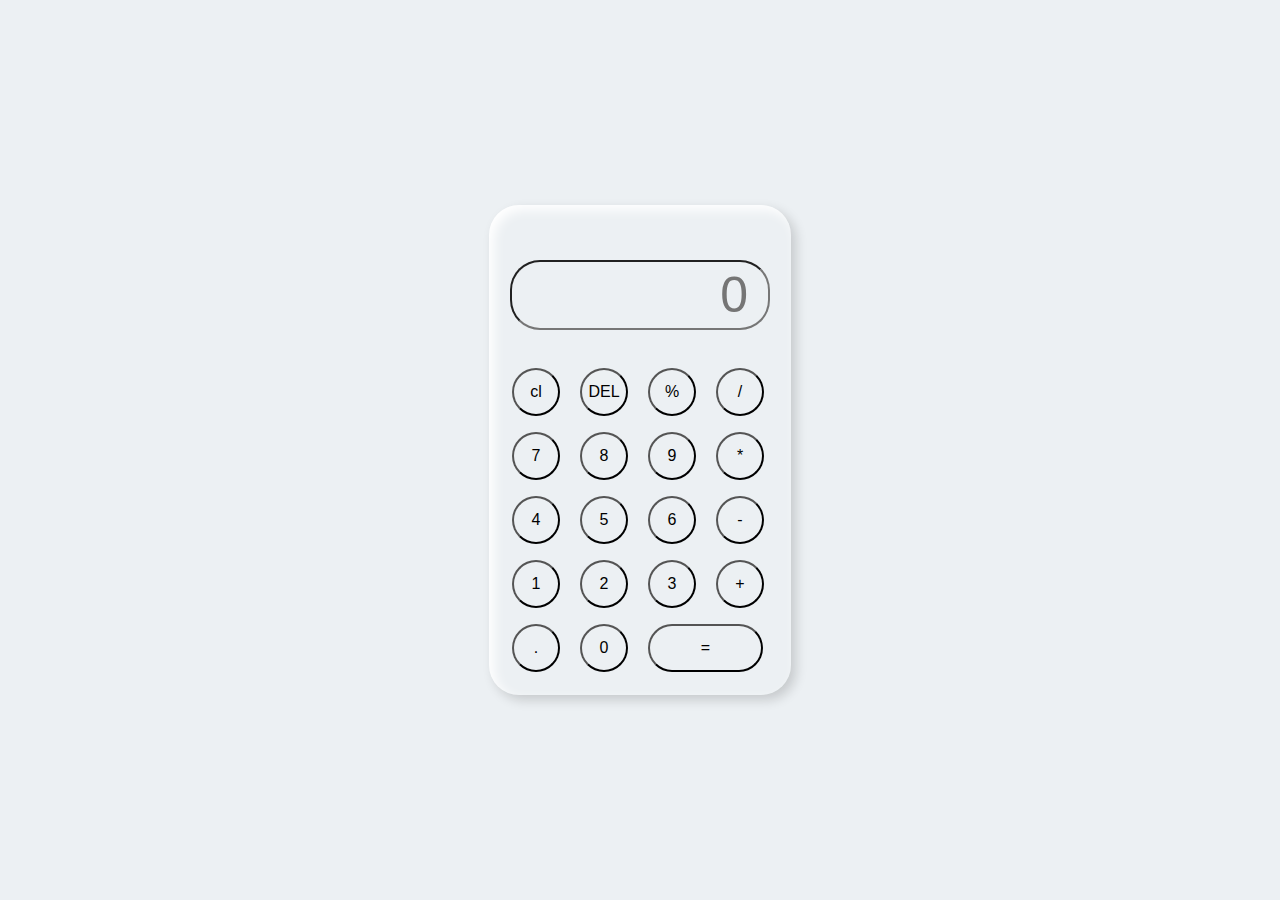
<file: calculator project/intex.html>
<!DOCTYPE html>
<html lang="en">
<head>
<meta charset="utf-8">
<meta http-equiv="x-UA_compatible" content="IE=edge">
<meta name="viewport" content="width=device-width,initial-scale=1.0">
<link rel="stylesheet" href="style.css">
<title>Calculator</title>
</head>
<body>
<div class="container">
    <div class="calculator">
        <input type="text" placeholder="0" id="output-screen">
        <button onclick="clr()">cl</button>
        <button onclick="del()">DEL</button>
        <button onclick="display('%')">%</button>
        <button onclick="display('/')">/</button>
        <button onclick="display('7')">7</button>
        <button onclick="display('8')">8</button>
        <button onclick="display('9')">9</button>
        <button onclick="display('*')">*</button>
        <button onclick="display('4')">4</button>
        <button onclick="display('5')">5</button>
        <button onclick="display('6')">6</button>
        <button onclick="display('-')">-</button>
        <button onclick="display('1')">1</button>
        <button onclick="display('2')">2</button>
        <button onclick="display('3')">3</button>
        <button onclick="display('+')">+</button>
         <button onclick="display('.')">.</button>
        <button onclick="display('0')">0</button>
        <button onclick="Calculate('')" class="equal">=</button>
</div>
</div>
<script>
let outputScreen = document.getElementById("output-screen");

function display(num){
    outputScreen.value += num;
}
function Calculate(){
    try{
        outputScreen.value = eval(outputScreen.value);
    }
catch(err)
{
    alert("Invalid")
}
}
function clr() {
    outputScreen.value= ("");
}
function del(){
    outputScreen.value = outputScreen.value.slice(0,-1);
}
</script>
</body>
</html>
</file>
<file: calculator project/style.css>
*{
    margin: 0;
    padding: 0;
    box-sizing: border-box;
    background-color: #ecf0f3;
    font-family: sans-serif;
    outline: none;
}
.container{
    height: 100vh;
    display: flex;
    justify-content: center;
    align-items: center;
}
.calculator{
    background-color: #ecf0f3;
    padding: 15px;
    border-radius: 30px;
    box-shadow: inset 5px 5px 12px #ffffff,
                      5px 5px 12px rgba(0,0,0,.16);
         display:grid;
                      grid-template-columns: repeat(4,68px);      
}
input{
    grid-column: span 4;
    height: 70px;
    width: 260px;
    background-color: #ecf0f3;
    box-shadow: inset -5px  -5px  -12px  #ffffff,
                inset 5px   5px   12px rgba(0,0,0,.16);
                
                border-radius: 30px;
                color: rgb(70, 70, 70);
                font-size: 50px;
                text-align: end;
                margin: auto;
                margin-top: 40px;
                margin-bottom: 30px;
                padding: 20px;
}
button{
    height: 48px; 
    width: 48px;
    background-color: #ecf0f3;
    box-shadow: -5px -5px -12px #ffffff,
               5px  5px 12px 
               border: none;
               border-radius: 50%;
               margin: 8px;
               font-size:16px;


}
.equal{
    width: 115px;
    border-radius: 40px;
    background-color: #ecf0f3;
    box-shadow:  -5px  -5px  -12px  #ffffff,
                5px   5px   12px rgba(0,0,0,.16);
            
}
</file>
